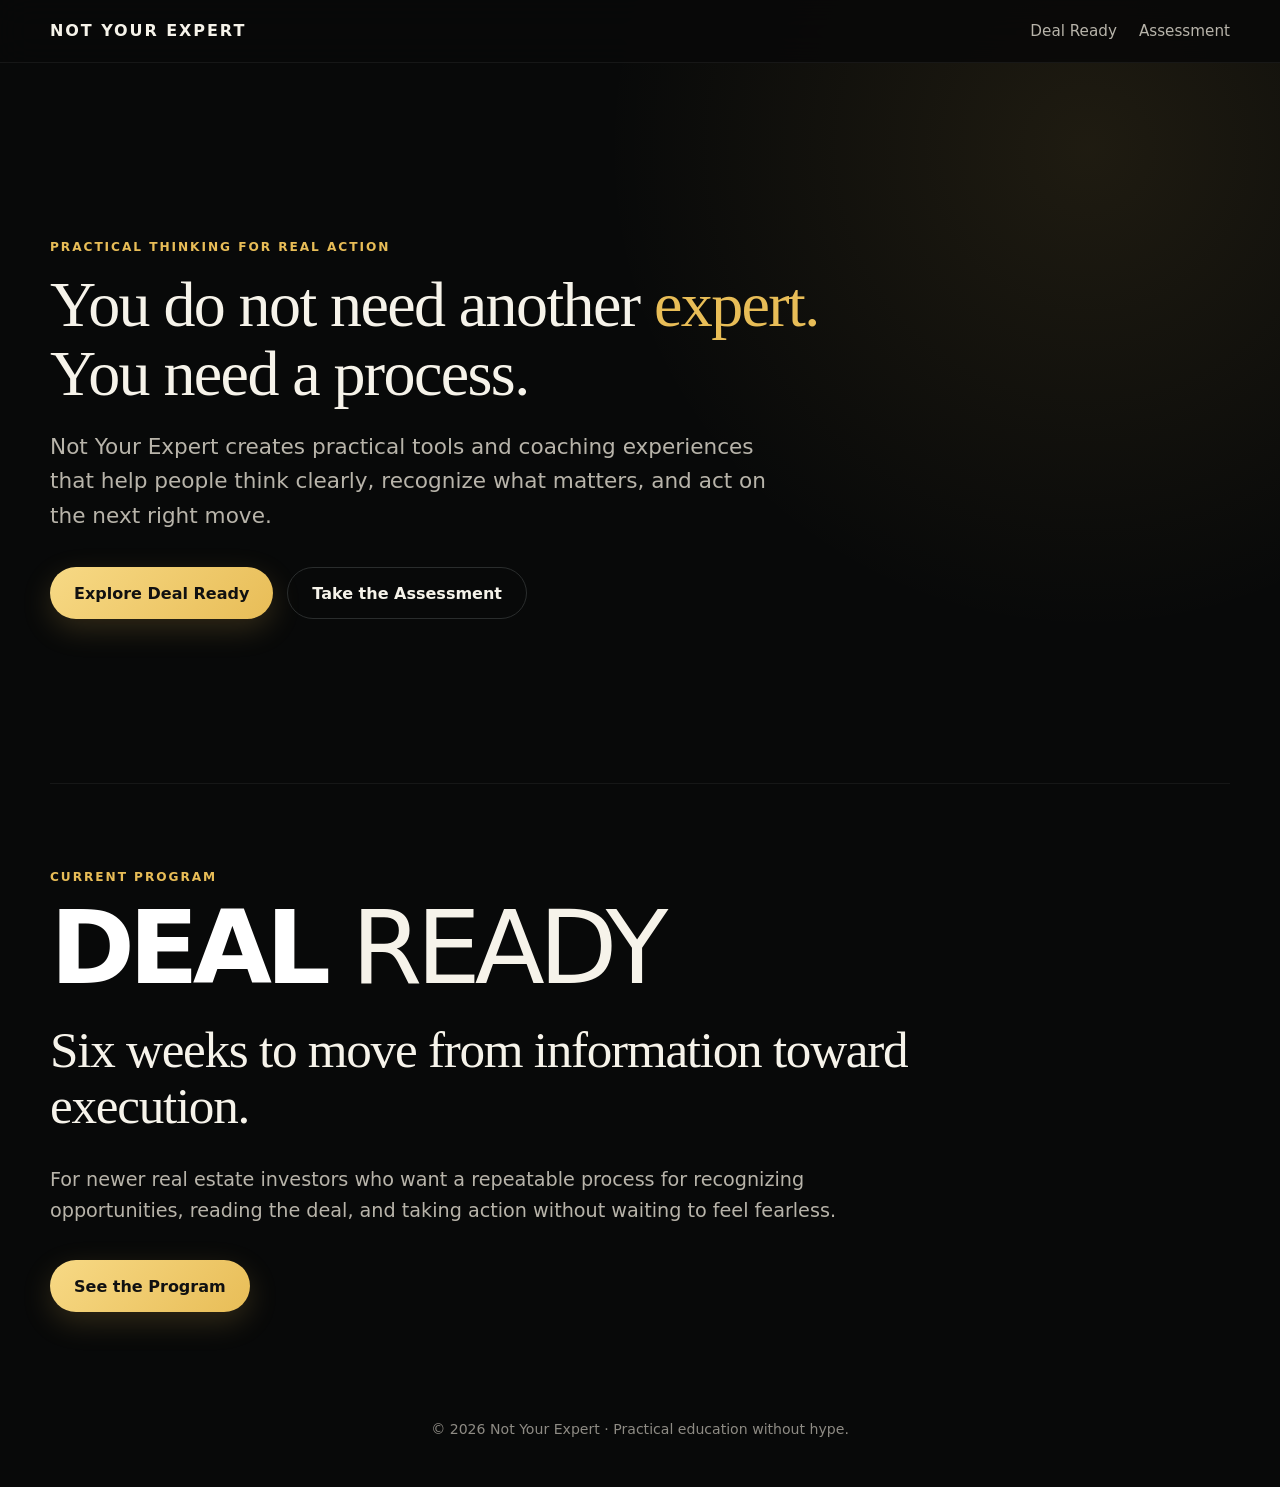
<file: index.html>
<!doctype html><html lang="en"><head><meta charset="utf-8"><meta name="viewport" content="width=device-width,initial-scale=1"><title>Not Your Expert</title><meta name="description" content="Practical tools, coaching, and systems for people ready to move from information to execution."><link rel="stylesheet" href="assets/styles.css"></head><body><header class="site-header"><a class="brand" href="./">NOT YOUR EXPERT</a><nav><a href="dealready/">Deal Ready</a><a href="dealready/assessment/">Assessment</a></nav></header><main><section class="hero home-hero"><div class="home-copy"><p class="eyebrow">Practical thinking for real action</p><h1 class="home-title">You do not need another <span class="gold">expert.</span><br>You need a process.</h1><p class="lead">Not Your Expert creates practical tools and coaching experiences that help people think clearly, recognize what matters, and act on the next right move.</p><div class="actions"><a class="button" href="dealready/">Explore Deal Ready</a><a class="button secondary" href="dealready/assessment/">Take the Assessment</a></div></div></section><section class="section"><p class="eyebrow">Current program</p><div class="wordmark"><strong>DEAL</strong> READY</div><h2>Six weeks to move from information toward execution.</h2><p class="section-intro">For newer real estate investors who want a repeatable process for recognizing opportunities, reading the deal, and taking action without waiting to feel fearless.</p><div class="actions"><a class="button" href="dealready/">See the Program</a></div></section></main><footer>© 2026 Not Your Expert · Practical education without hype.</footer></body></html>
</file>
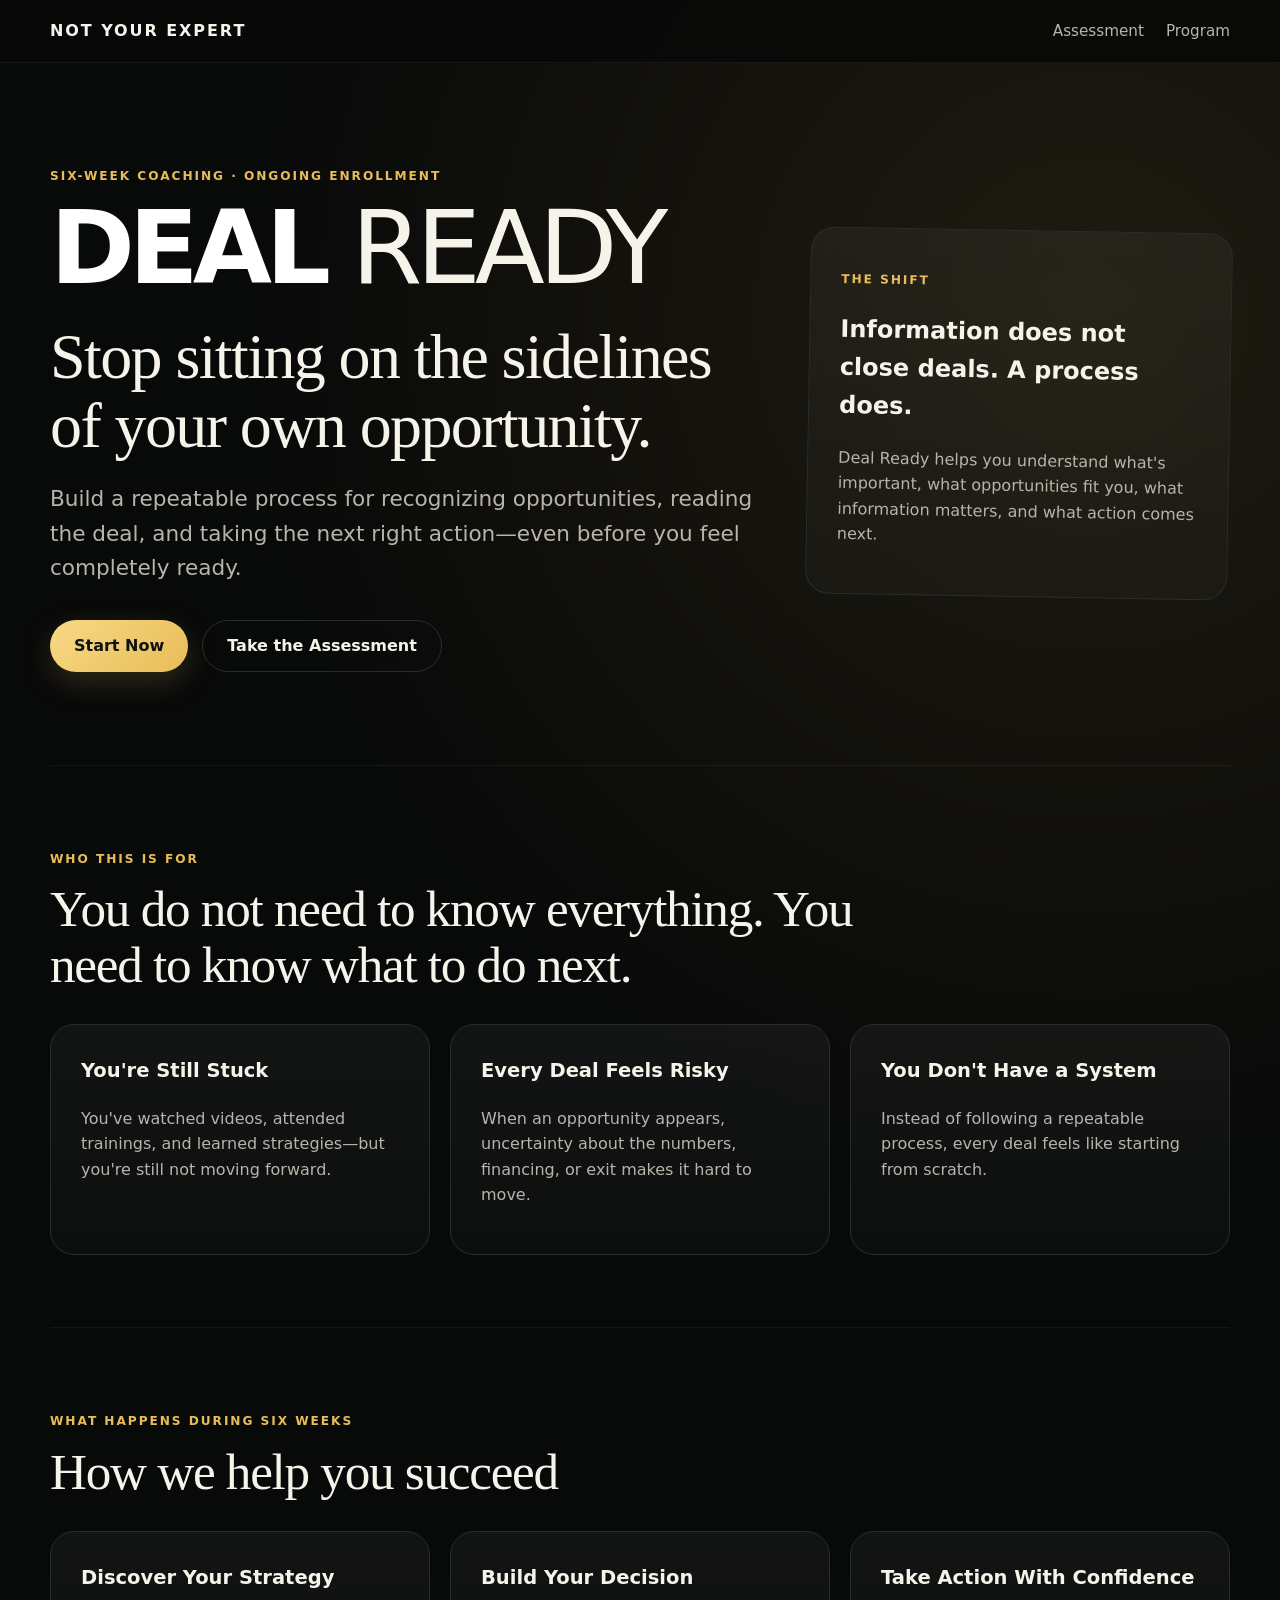
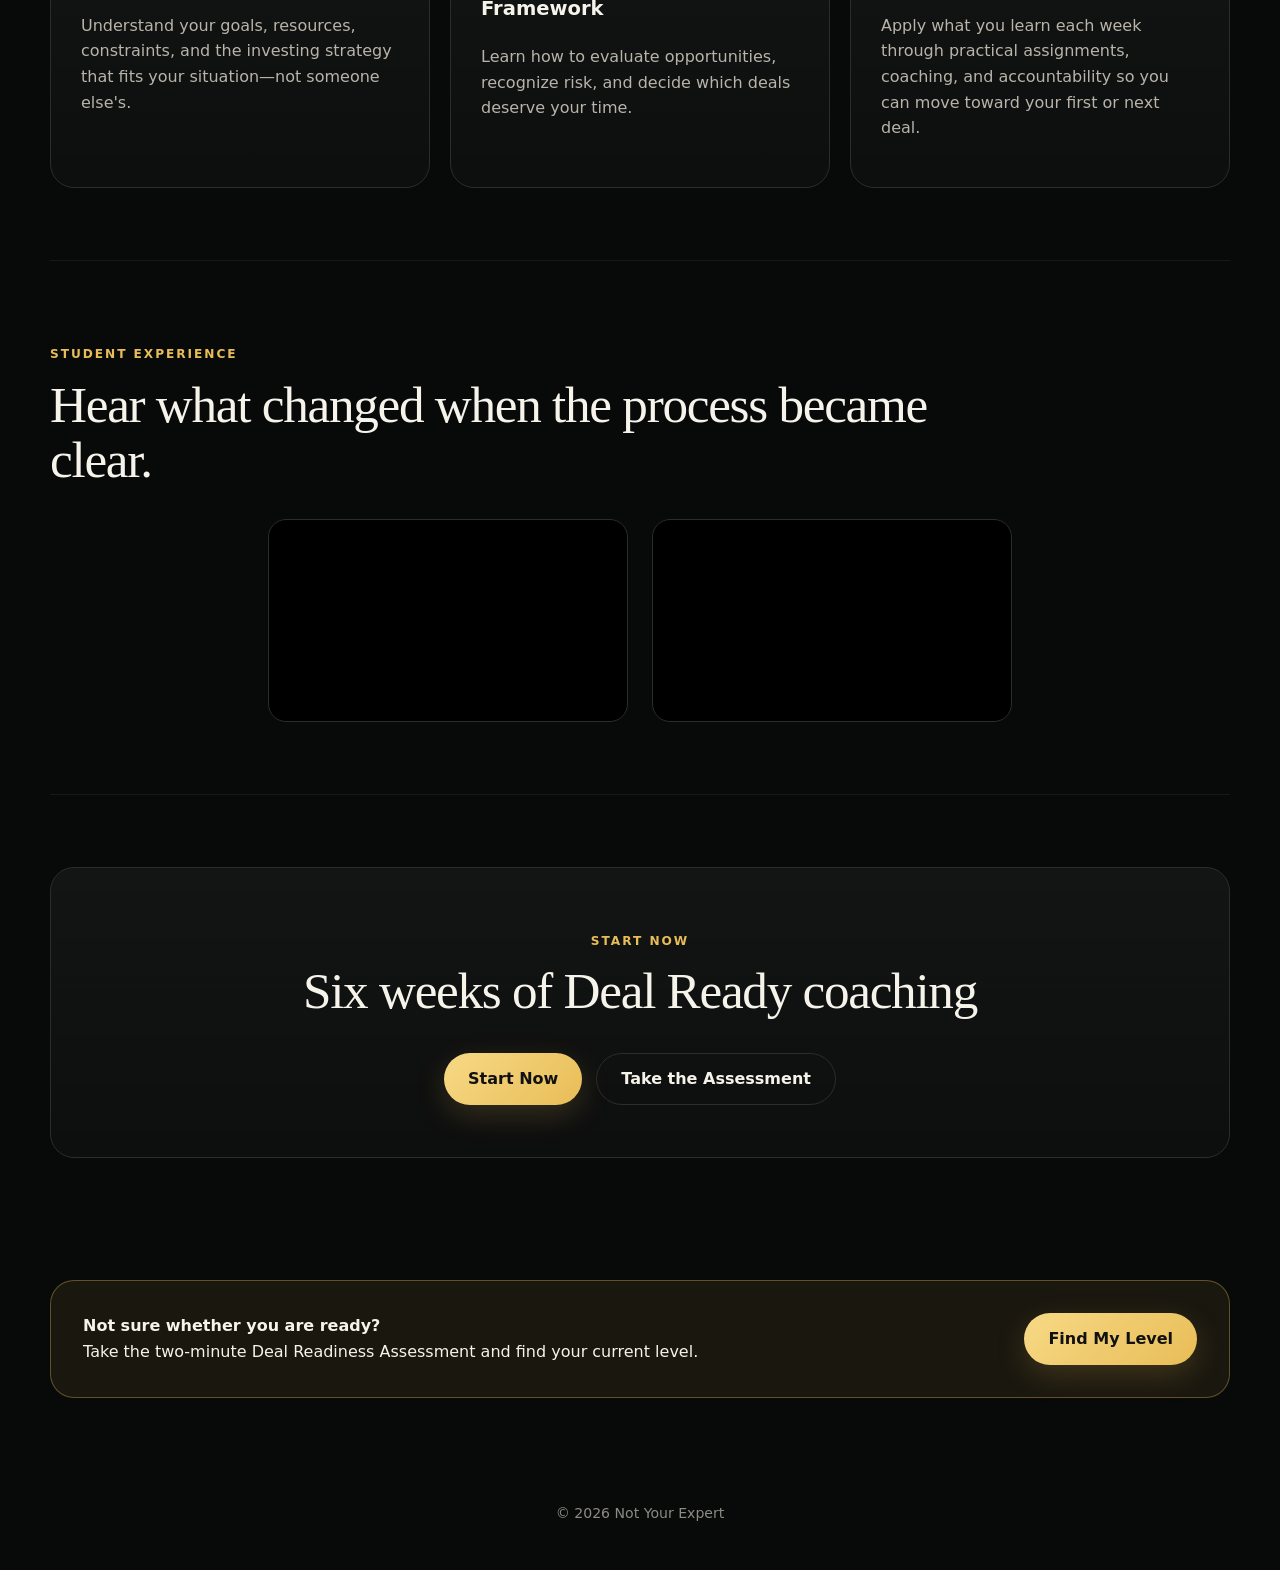
<file: dealready/index.html>
<!doctype html><html lang="en"><head><meta charset="utf-8"><meta name="viewport" content="width=device-width,initial-scale=1"><title>Deal Ready | Six-Week Real Estate Coaching</title><style>:root{--bg:#080909;--panel:#111313;--panel2:#171919;--text:#f6f3ea;--muted:#b8b4aa;--gold:#e8bd57;--gold2:#f7d985;--line:#2a2d2d;--max:1180px}*{box-sizing:border-box}html{scroll-behavior:smooth}body{margin:0;background:radial-gradient(circle at 85% 10%,rgba(232,189,87,.10),transparent 28%),var(--bg);color:var(--text);font-family:Inter,ui-sans-serif,system-ui,-apple-system,BlinkMacSystemFont,"Segoe UI",sans-serif;line-height:1.6}a{color:inherit;text-decoration:none}.site-header{position:sticky;top:0;z-index:20;display:flex;justify-content:space-between;align-items:center;padding:18px max(24px,calc((100vw - var(--max))/2));background:rgba(8,9,9,.88);backdrop-filter:blur(16px);border-bottom:1px solid rgba(255,255,255,.06)}.brand{font-weight:800;letter-spacing:.12em}.site-header nav{display:flex;gap:22px;font-size:.95rem;color:var(--muted)}.hero,.section,.cta-band{width:min(var(--max),calc(100% - 40px));margin:auto}.hero{min-height:78vh;display:grid;grid-template-columns:1.25fr .75fr;gap:54px;align-items:center;padding:84px 0}.hero-copy{max-width:760px}.eyebrow{text-transform:uppercase;letter-spacing:.16em;font-size:.76rem;font-weight:800;color:var(--gold)}.wordmark{font-size:clamp(3.5rem,8vw,7rem);line-height:.9;font-weight:300;letter-spacing:-.06em;margin:15px 0 28px}.wordmark strong{font-weight:900;color:#fff}.hero h1,.section h2,.price-card h2{font-family:Georgia,"Times New Roman",serif;font-weight:500;line-height:1.08;letter-spacing:-.025em}.hero h1{font-size:clamp(2.4rem,5vw,4.6rem);margin:0 0 22px}.lead{font-size:clamp(1.05rem,2vw,1.35rem);color:var(--muted);max-width:720px}.actions{display:flex;flex-wrap:wrap;gap:14px;margin-top:34px}.button{display:inline-flex;justify-content:center;align-items:center;min-height:52px;padding:0 24px;border-radius:999px;background:linear-gradient(135deg,var(--gold2),var(--gold));color:#111;font-weight:850;box-shadow:0 10px 30px rgba(232,189,87,.18);transition:.2s ease;border:0;cursor:pointer}.button:hover{transform:translateY(-2px)}.button.secondary{background:transparent;color:var(--text);border:1px solid var(--line);box-shadow:none}.hero-card,.card,.price-card{background:linear-gradient(180deg,rgba(255,255,255,.045),rgba(255,255,255,.018));border:1px solid var(--line);border-radius:24px;padding:30px}.hero-card{transform:rotate(1deg)}.section{padding:72px 0;border-top:1px solid rgba(255,255,255,.055)}.section h2{font-size:clamp(2.1rem,4vw,3.8rem);max-width:900px;margin:8px 0 32px}.grid-3{display:grid;gap:20px;grid-template-columns:repeat(3,minmax(0,1fr))}.card h3{margin-top:0;font-size:1.22rem}.card p,.muted{color:var(--muted)}.testimonial-grid{display:grid;grid-template-columns:repeat(2,minmax(0,360px));justify-content:center;gap:24px}.video-shell{aspect-ratio:16/9;border:1px solid var(--line);border-radius:18px;overflow:hidden;background:#000;width:100%;max-width:360px}.video-shell iframe{width:100%;height:100%;border:0}.price-card{text-align:center;padding:52px}.price-card h2{max-width:none;margin-left:auto;margin-right:auto}.cta-band{margin-top:50px;margin-bottom:70px;padding:32px;border:1px solid rgba(232,189,87,.35);background:rgba(232,189,87,.08);border-radius:24px;display:flex;justify-content:space-between;align-items:center;gap:24px}footer{padding:34px 20px 46px;text-align:center;color:#8e8b84;font-size:.88rem}@media(max-width:850px){.hero{grid-template-columns:1fr;min-height:auto;padding:58px 0}.grid-3,.testimonial-grid{grid-template-columns:1fr}.testimonial-grid{justify-items:center}.site-header nav{display:none}.cta-band{flex-direction:column;align-items:flex-start}.wordmark{font-size:clamp(3.1rem,18vw,5.5rem)}.section{padding:54px 0}.hero-card{transform:none}.price-card{padding:34px 20px}}</style></head><body><header class="site-header"><a class="brand" href="#">NOT YOUR EXPERT</a><nav><a href="assessment/">Assessment</a><a href="#program">Program</a></nav></header><main><section class="hero"><div class="hero-copy"><p class="eyebrow">Six-week coaching · Ongoing enrollment</p><div class="wordmark"><strong>DEAL</strong> READY</div><h1>Stop sitting on the sidelines of your own opportunity.</h1><p class="lead">Build a repeatable process for recognizing opportunities, reading the deal, and taking the next right action—even before you feel completely ready.</p><div class="actions"><a class="button" href="https://buy.stripe.com/fZu7sLgvD3mzgI7e4b6kg01">Start Now</a><a class="button secondary" href="assessment/">Take the Assessment</a></div></div><div class="hero-card"><p class="eyebrow">The shift</p><h2>Information does not close deals. A process does.</h2><p class="muted">Deal Ready helps you understand what's important, what opportunities fit you, what information matters, and what action comes next.</p></div></section><section class="section"><p class="eyebrow">Who this is for</p><h2>You do not need to know everything. You need to know what to do next.</h2><div class="grid-3"><article class="card"><h3>You're Still Stuck</h3><p>You've watched videos, attended trainings, and learned strategies—but you're still not moving forward.</p></article><article class="card"><h3>Every Deal Feels Risky</h3><p>When an opportunity appears, uncertainty about the numbers, financing, or exit makes it hard to move.</p></article><article class="card"><h3>You Don't Have a System</h3><p>Instead of following a repeatable process, every deal feels like starting from scratch.</p></article></div></section><section class="section" id="program"><p class="eyebrow">What happens during six weeks</p><h2>How we help you succeed</h2><div class="grid-3"><div class="card"><h3>Discover Your Strategy</h3><p>Understand your goals, resources, constraints, and the investing strategy that fits your situation—not someone else's.</p></div><div class="card"><h3>Build Your Decision Framework</h3><p>Learn how to evaluate opportunities, recognize risk, and decide which deals deserve your time.</p></div><div class="card"><h3>Take Action With Confidence</h3><p>Apply what you learn each week through practical assignments, coaching, and accountability so you can move toward your first or next deal.</p></div></div></section><section class="section"><p class="eyebrow">Student experience</p><h2>Hear what changed when the process became clear.</h2><div class="testimonial-grid"><div class="video-shell"><iframe src="https://drive.google.com/file/d/1JSGmPVJ9gDQK_OBrcCaFklyM4ANu9c1b/preview" title="Deal Ready student testimonial one" allow="autoplay; fullscreen" allowfullscreen></iframe></div><div class="video-shell"><iframe src="https://drive.google.com/file/d/1aFtsf7KDnCDGFDRwFRc9nBEP_33HVpbQ/preview" title="Deal Ready student testimonial two" allow="autoplay; fullscreen" allowfullscreen></iframe></div></div></section><section class="section"><div class="price-card"><p class="eyebrow">Start now</p><h2>Six weeks of Deal Ready coaching</h2><div class="actions" style="justify-content:center"><a class="button" href="https://buy.stripe.com/fZu7sLgvD3mzgI7e4b6kg01">Start Now</a><a class="button secondary" href="assessment/">Take the Assessment</a></div></div></section><section class="cta-band"><div><strong>Not sure whether you are ready?</strong><br>Take the two-minute Deal Readiness Assessment and find your current level.</div><a class="button" href="assessment/">Find My Level</a></section></main><footer>© 2026 Not Your Expert</footer></body></html>
</file>
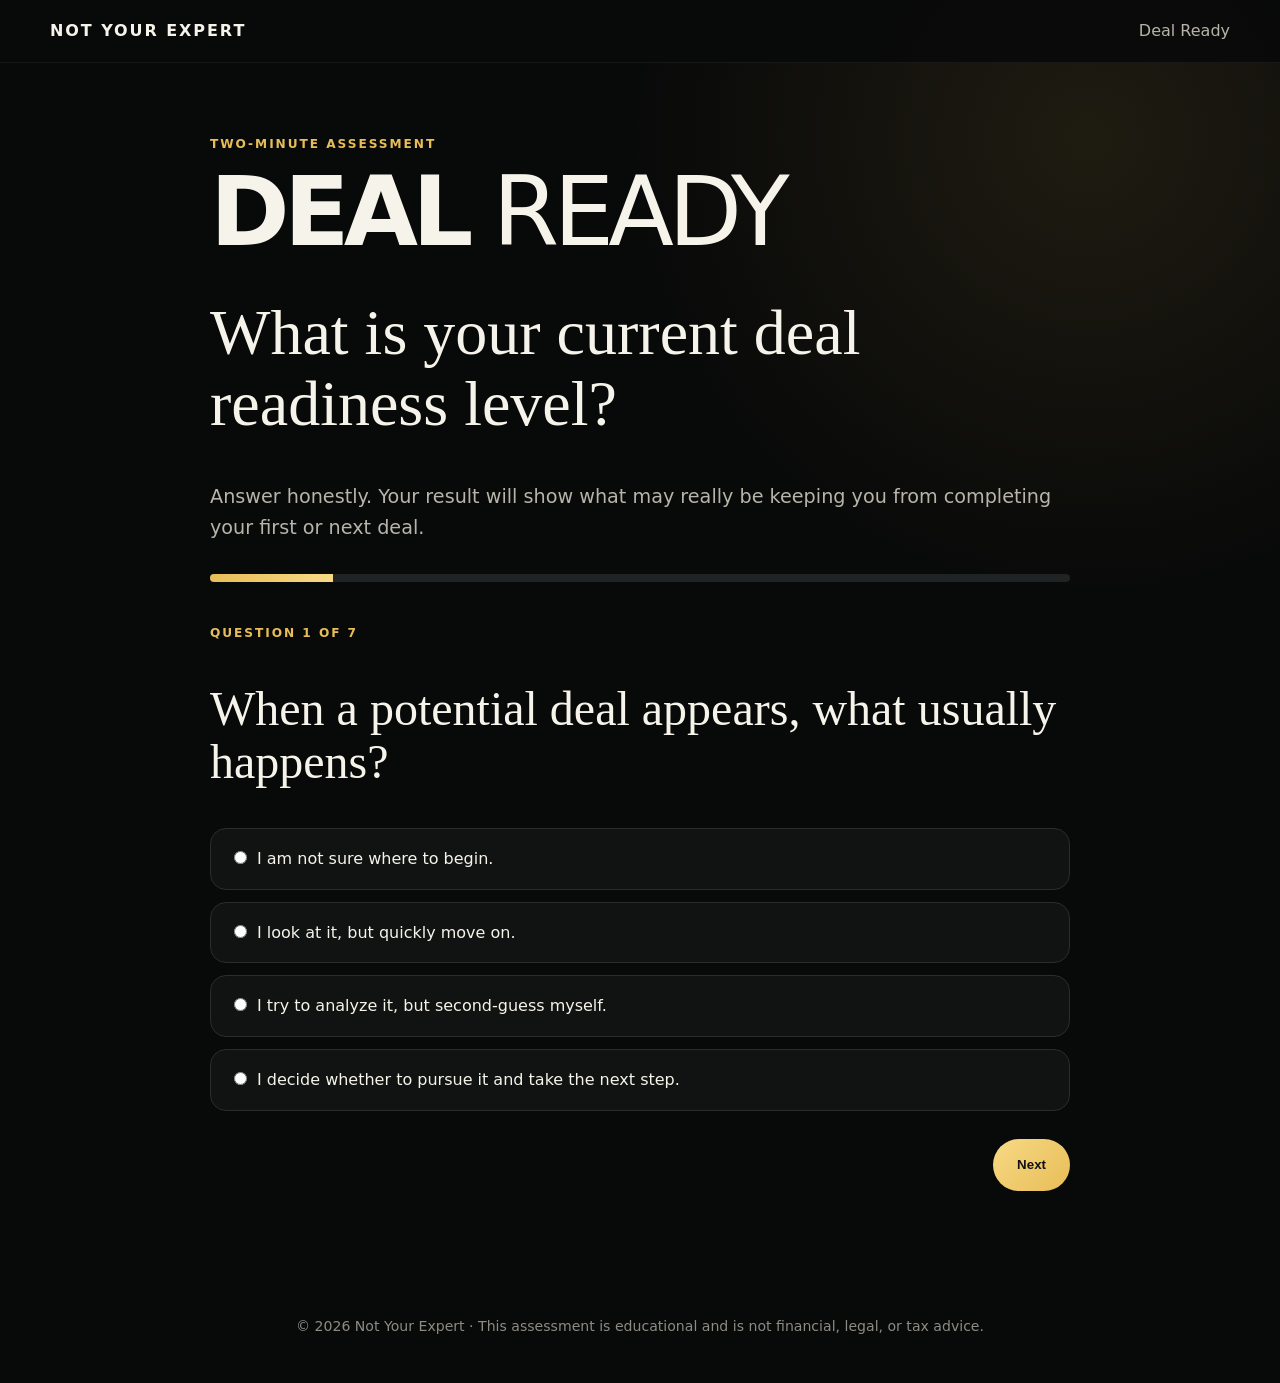
<file: dealready/assessment/index.html>
<!doctype html><html lang="en"><head><meta charset="utf-8"><meta name="viewport" content="width=device-width,initial-scale=1"><title>Deal Readiness Assessment</title><meta name="description" content="Find your current deal readiness level in about two minutes."><style>:root{--bg:#080909;--panel:#111313;--text:#f6f3ea;--muted:#b8b4aa;--gold:#e8bd57;--gold2:#f7d985;--line:#2a2d2d;--max:860px}*{box-sizing:border-box}body{margin:0;background:radial-gradient(circle at 85% 10%,rgba(232,189,87,.10),transparent 28%),var(--bg);color:var(--text);font-family:Inter,ui-sans-serif,system-ui,-apple-system,BlinkMacSystemFont,"Segoe UI",sans-serif;line-height:1.6}a{color:inherit;text-decoration:none}.site-header{display:flex;justify-content:space-between;align-items:center;padding:18px max(24px,calc((100vw - 1180px)/2));background:rgba(8,9,9,.92);border-bottom:1px solid rgba(255,255,255,.06)}.brand{font-weight:800;letter-spacing:.12em}.site-header nav{display:flex;gap:20px;color:var(--muted)}.assessment-wrap{width:min(var(--max),calc(100% - 40px));margin:auto;padding:60px 0 90px}.eyebrow{text-transform:uppercase;letter-spacing:.16em;font-size:.76rem;font-weight:800;color:var(--gold)}.wordmark{font-size:clamp(3rem,8vw,6rem);line-height:.9;font-weight:300;letter-spacing:-.06em;margin:15px 0 24px}.wordmark strong{font-weight:900}.lead{font-size:1.2rem;color:var(--muted)}h1,h2{font-family:Georgia,"Times New Roman",serif;line-height:1.1;font-weight:500}h1{font-size:clamp(2.4rem,5vw,4.3rem)}.progress{height:8px;background:#202323;border-radius:999px;overflow:hidden;margin:30px 0 42px}.progress>div{height:100%;width:0;background:linear-gradient(90deg,var(--gold),var(--gold2));transition:width .25s}.question{display:none}.question.active{display:block}.question h2{font-size:clamp(2rem,4vw,3rem)}.answers{display:grid;gap:12px;margin:28px 0}.answer{display:block;border:1px solid var(--line);border-radius:16px;padding:17px 18px;cursor:pointer;background:var(--panel)}.answer:hover,.answer:has(input:checked){border-color:var(--gold);background:rgba(232,189,87,.09)}.answer input{margin-right:10px}.assessment-controls,.actions{display:flex;justify-content:space-between;gap:14px;flex-wrap:wrap}.button{display:inline-flex;justify-content:center;align-items:center;min-height:52px;padding:0 24px;border-radius:999px;background:linear-gradient(135deg,var(--gold2),var(--gold));color:#111;font-weight:850;border:0;cursor:pointer}.button.secondary{background:transparent;color:var(--text);border:1px solid var(--line)}.hidden{display:none!important}.result-card{background:linear-gradient(180deg,rgba(255,255,255,.045),rgba(255,255,255,.018));border:1px solid var(--line);border-radius:24px;padding:32px}.result-label{font-size:clamp(3rem,8vw,6rem);font-weight:900;color:var(--gold);letter-spacing:-.06em;line-height:1}footer{padding:34px 20px 46px;text-align:center;color:#8e8b84;font-size:.88rem}</style></head><body><header class="site-header"><a class="brand" href="../">NOT YOUR EXPERT</a><nav><a href="../">Deal Ready</a></nav></header><main class="assessment-wrap"><p class="eyebrow">Two-minute assessment</p><div class="wordmark"><strong>DEAL</strong> READY</div><h1>What is your current deal readiness level?</h1><p class="lead">Answer honestly. Your result will show what may really be keeping you from completing your first or next deal.</p><div class="progress"><div id="progressBar"></div></div><form id="assessmentForm"></form><section id="result" class="result-card hidden"><p class="eyebrow">Your current level</p><div id="resultLabel" class="result-label"></div><h2 id="resultTitle"></h2><p id="resultText" class="lead"></p><p><strong>Your next move:</strong> <span id="nextMove"></span></p><div class="actions"><a class="button" href="../">See How Deal Ready Helps</a><button class="button secondary" id="restart" type="button">Retake Assessment</button></div></section></main><footer>© 2026 Not Your Expert · This assessment is educational and is not financial, legal, or tax advice.</footer><script>const questions=[{q:'When a potential deal appears, what usually happens?',a:[['I am not sure where to begin.',0],['I look at it, but quickly move on.',1],['I try to analyze it, but second-guess myself.',2],['I decide whether to pursue it and take the next step.',3]]},{q:'Which thought slows you down the most?',a:[['I do not have enough money.',1],['I do not have enough time.',1],['I do not know enough yet.',1],['I know enough to take the next step.',3]]},{q:'What worries you most about completing your first or next deal?',a:[['Losing money.',1],['Missing something important.',1],['Making a decision I cannot undo.',1],['Waiting too long and missing the opportunity.',2]]},{q:'When you get stuck on a real estate opportunity, what do you usually do?',a:[['Stop because I do not know what to do next.',0],['Keep researching instead of making a decision.',1],['Ask someone for help, but still hesitate.',2],['Get the answer I need and keep moving.',3]]},{q:'How far have you gone toward completing a real estate deal?',a:[['I have mostly watched, read, or learned.',0],['I have searched for properties or spoken with people about opportunities.',1],['I have analyzed a real property or discussed possible terms.',2],['I have made an offer, negotiated, or completed a deal.',3]]},{q:'What would give you confidence to complete your first or next deal?',a:[['More money.',1],['More time.',1],['More knowledge.',1],['A clear process and trusted guidance when I need it.',3]]},{q:'Which statement best describes where you are in real estate investing today?',a:[['I want to invest, but I have not chosen a clear path.',0],['I am searching for properties or opportunities, but I have not moved forward with one.',1],['I have reviewed real opportunities, but I hesitate when it is time to decide or act.',2],['I am making offers, negotiating, or completing deals and want to become more consistent.',3]]}];let current=0,scores=[];const form=document.getElementById('assessmentForm'),bar=document.getElementById('progressBar'),result=document.getElementById('result');function render(){form.innerHTML='';questions.forEach((item,i)=>{const section=document.createElement('section');section.className='question'+(i===current?' active':'');section.innerHTML=`<p class="eyebrow">Question ${i+1} of ${questions.length}</p><h2>${item.q}</h2><div class="answers">${item.a.map(x=>`<label class="answer"><input type="radio" name="q${i}" value="${x[1]}" ${scores[i]===x[1]?'checked':''}>${x[0]}</label>`).join('')}</div><div class="assessment-controls">${i?'<button type="button" class="button secondary" data-back>Back</button>':'<span></span>'}<button type="button" class="button" data-next>${i===questions.length-1?'See My Result':'Next'}</button></div>`;form.appendChild(section)});bar.style.width=`${((current+1)/questions.length)*100}%`;bind()}function bind(){const active=form.querySelector('.question.active');active.querySelector('[data-back]')?.addEventListener('click',()=>{current--;render()});active.querySelector('[data-next]')?.addEventListener('click',()=>{const chosen=active.querySelector(`input[name="q${current}"]:checked`);if(!chosen){alert('Choose the answer that best fits you.');return}scores[current]=Number(chosen.value);if(current<questions.length-1){current++;render()}else showResult()})}function showResult(){const total=scores.reduce((a,b)=>a+b,0);let r;if(total<=5)r=['OBSERVER','You are interested, but your path is not yet clear.','Most of your real estate activity is still centered on learning and watching. The next step is not more random information. It is choosing a direction and beginning to engage with real opportunities.','Choose a clear path and take one concrete step toward a real opportunity.'];else if(total<=10)r=['HUNTER','You are looking, but you have not fully moved forward.','You are taking more action than an observer, but your search may still lack the clarity or confidence needed to pursue an opportunity.','Create a focused search process and begin moving real opportunities toward a decision.'];else if(total<=15)r=['EVALUATOR','You are reviewing opportunities, but hesitation appears when it is time to decide.','You have moved beyond simply observing and searching. Your challenge is evaluating what is in front of you with enough clarity to act instead of repeatedly second-guessing yourself.','Use a repeatable decision process to determine which opportunities to pursue and which to leave behind.'];else r=['DOER','You are taking meaningful action. Consistency is now the test.','You are making decisions, pursuing opportunities, or completing deals. Your greatest gains will come from stronger consistency, accountability, and faster feedback.','Keep working the process, make offers, and shorten the time between question and decision.'];form.classList.add('hidden');bar.parentElement.classList.add('hidden');document.getElementById('resultLabel').textContent=r[0];document.getElementById('resultTitle').textContent=r[1];document.getElementById('resultText').textContent=r[2];document.getElementById('nextMove').textContent=r[3];result.classList.remove('hidden')}document.getElementById('restart').addEventListener('click',()=>{current=0;scores=[];result.classList.add('hidden');form.classList.remove('hidden');bar.parentElement.classList.remove('hidden');render()});render();</script></body></html>
</file>
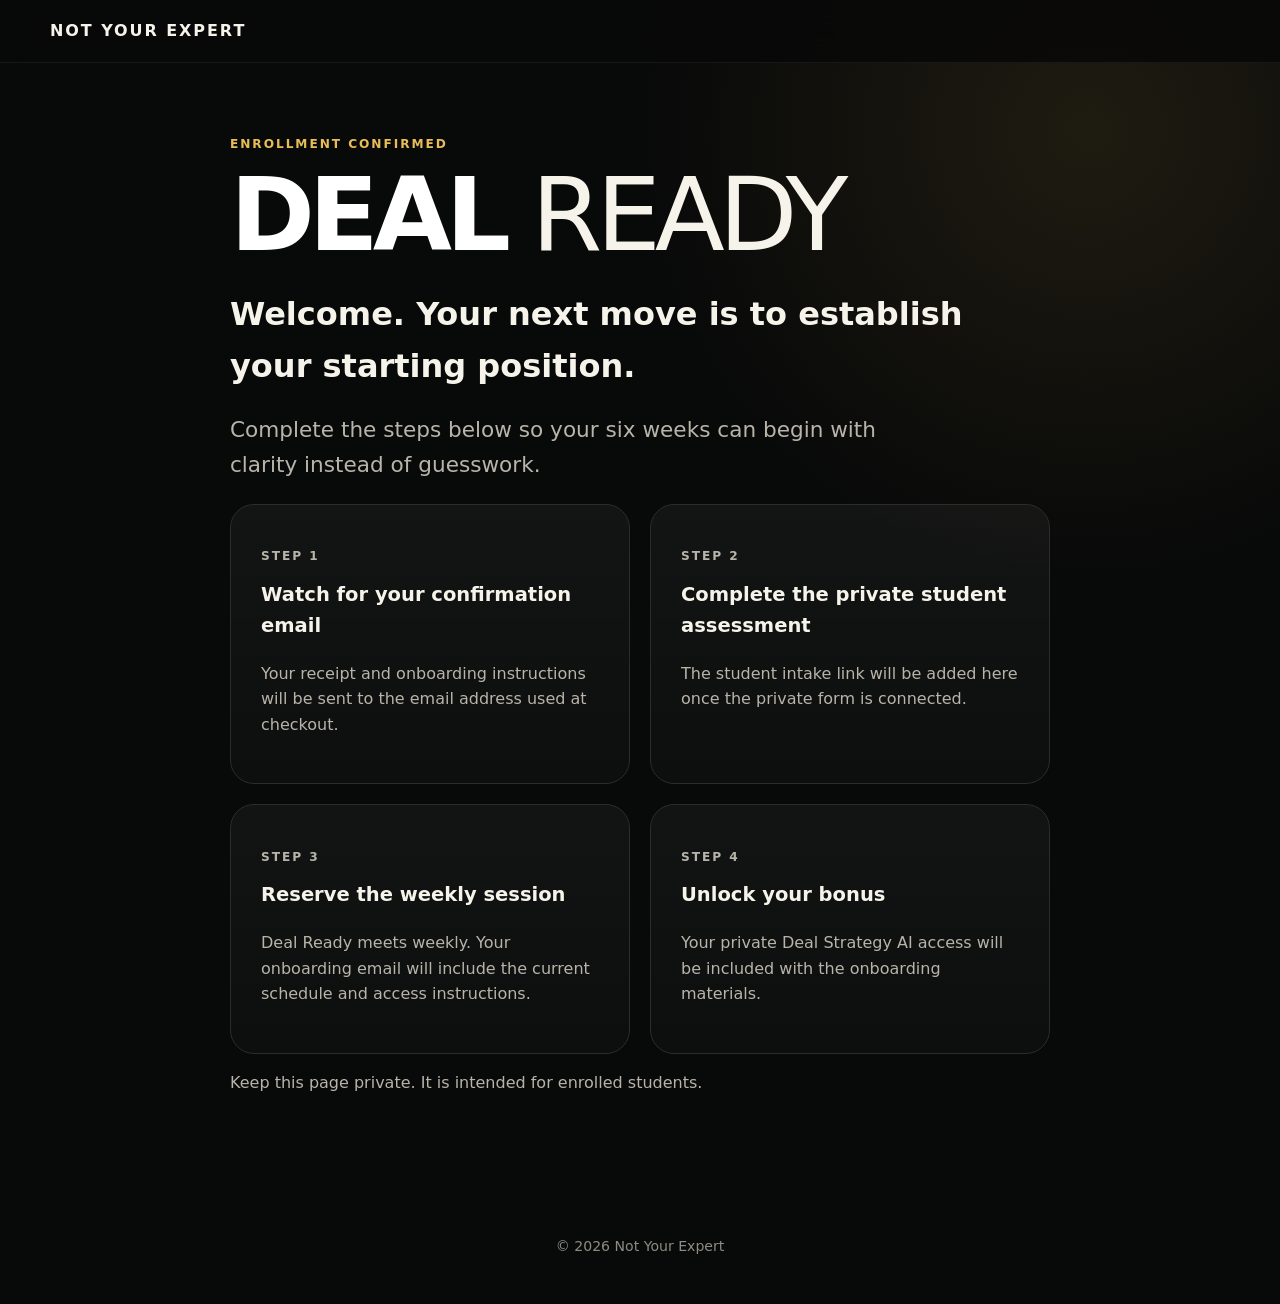
<file: dealready/welcome/index.html>
<!doctype html><html lang="en"><head><meta charset="utf-8"><meta name="viewport" content="width=device-width,initial-scale=1"><title>Welcome to Deal Ready</title><meta name="robots" content="noindex"><link rel="stylesheet" href="../../assets/styles.css"></head><body><header class="site-header"><a class="brand" href="../../">NOT YOUR EXPERT</a></header><main class="assessment-wrap"><p class="eyebrow">Enrollment confirmed</p><div class="wordmark"><strong>DEAL</strong> READY</div><h1>Welcome. Your next move is to establish your starting position.</h1><p class="lead">Complete the steps below so your six weeks can begin with clarity instead of guesswork.</p><div class="grid-2"><article class="card"><p class="eyebrow">Step 1</p><h3>Watch for your confirmation email</h3><p>Your receipt and onboarding instructions will be sent to the email address used at checkout.</p></article><article class="card"><p class="eyebrow">Step 2</p><h3>Complete the private student assessment</h3><p>The student intake link will be added here once the private form is connected.</p></article><article class="card"><p class="eyebrow">Step 3</p><h3>Reserve the weekly session</h3><p>Deal Ready meets weekly. Your onboarding email will include the current schedule and access instructions.</p></article><article class="card"><p class="eyebrow">Step 4</p><h3>Unlock your bonus</h3><p>Your private Deal Strategy AI access will be included with the onboarding materials.</p></article></div><p class="muted">Keep this page private. It is intended for enrolled students.</p></main><footer>© 2026 Not Your Expert</footer></body></html>
</file>
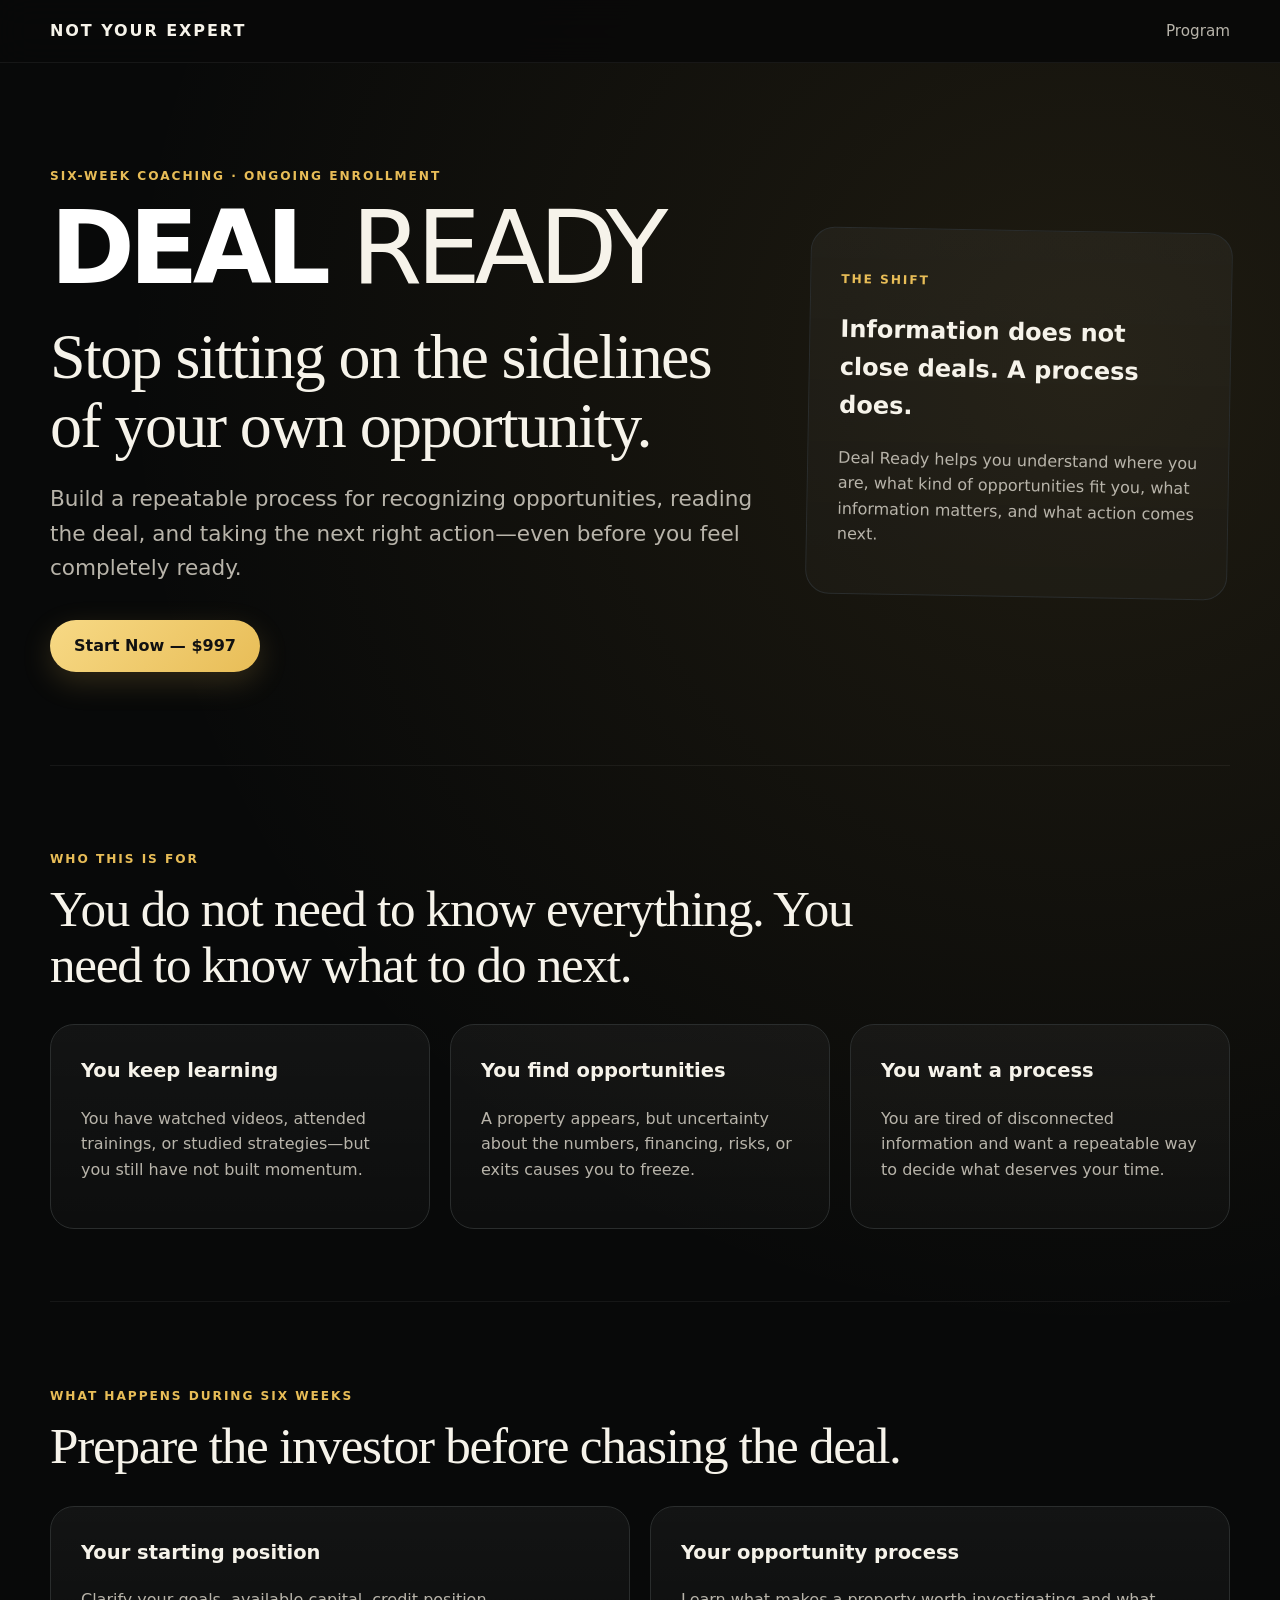
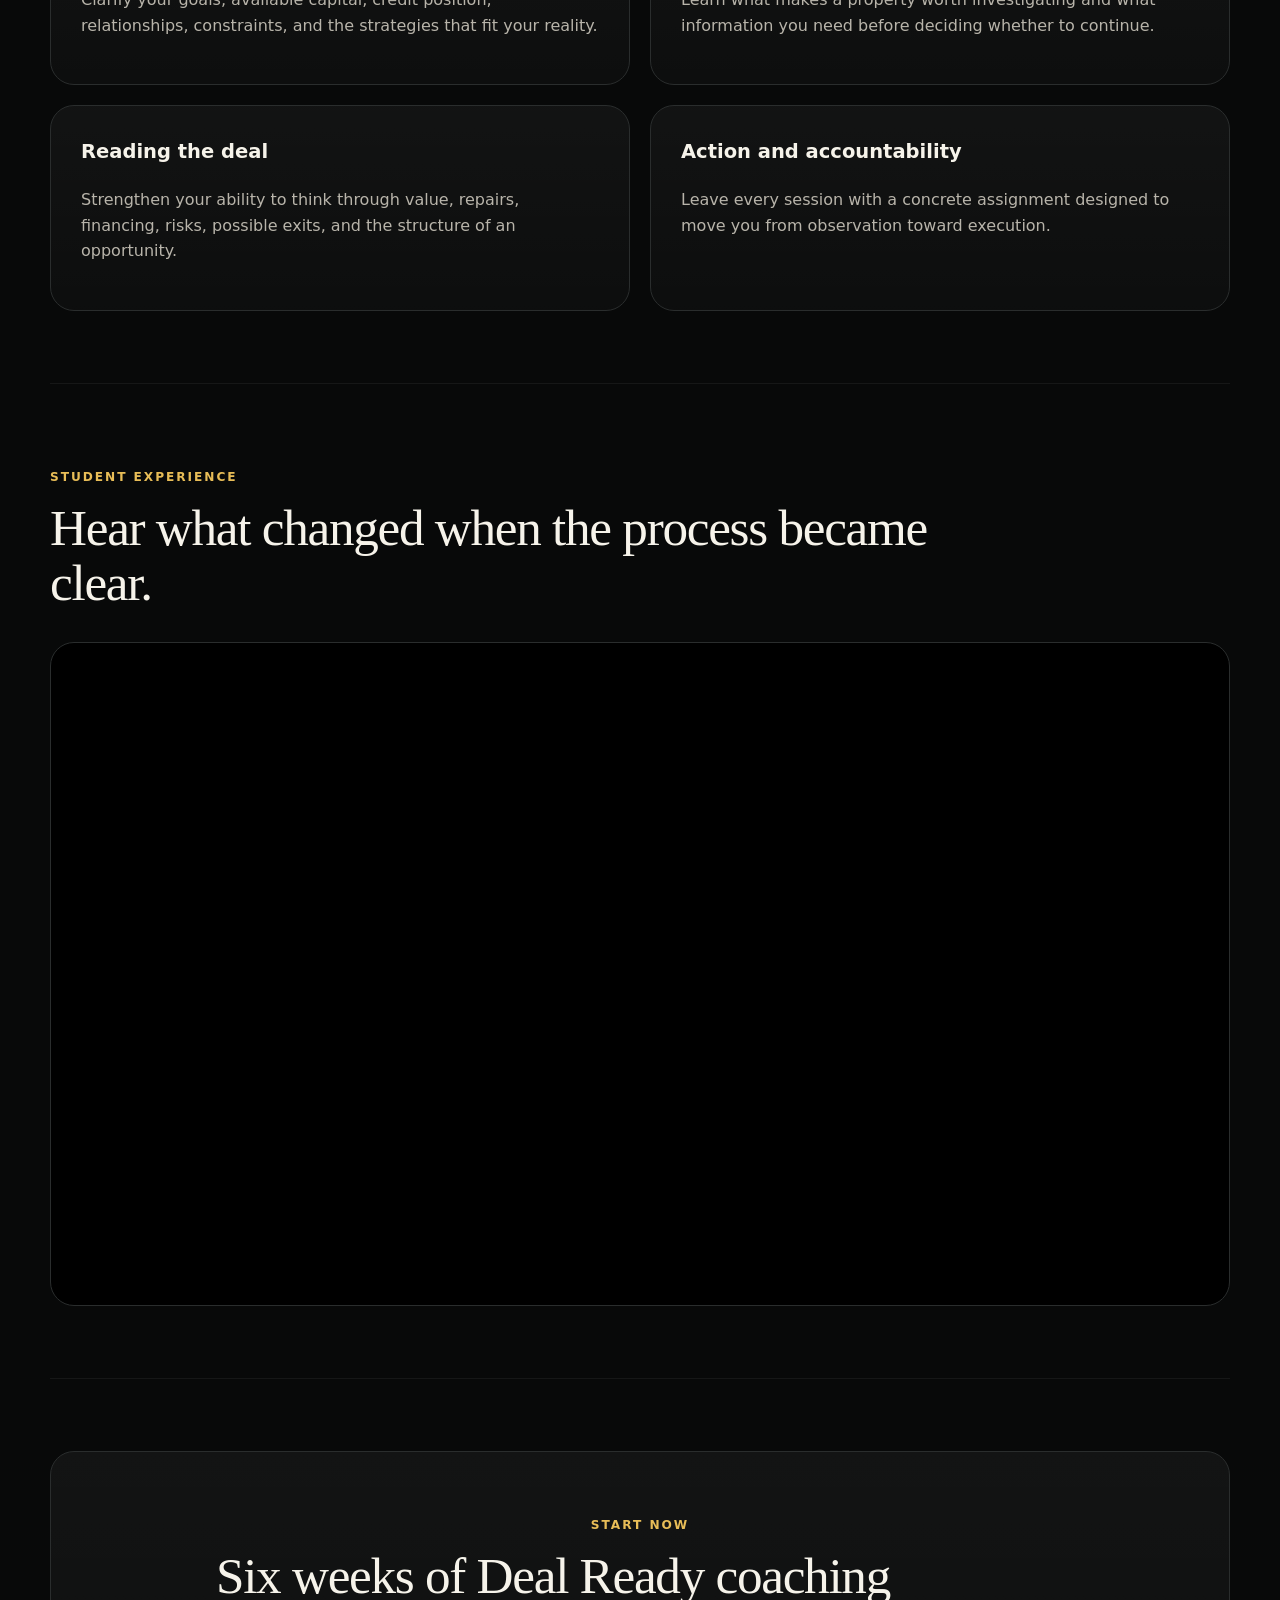
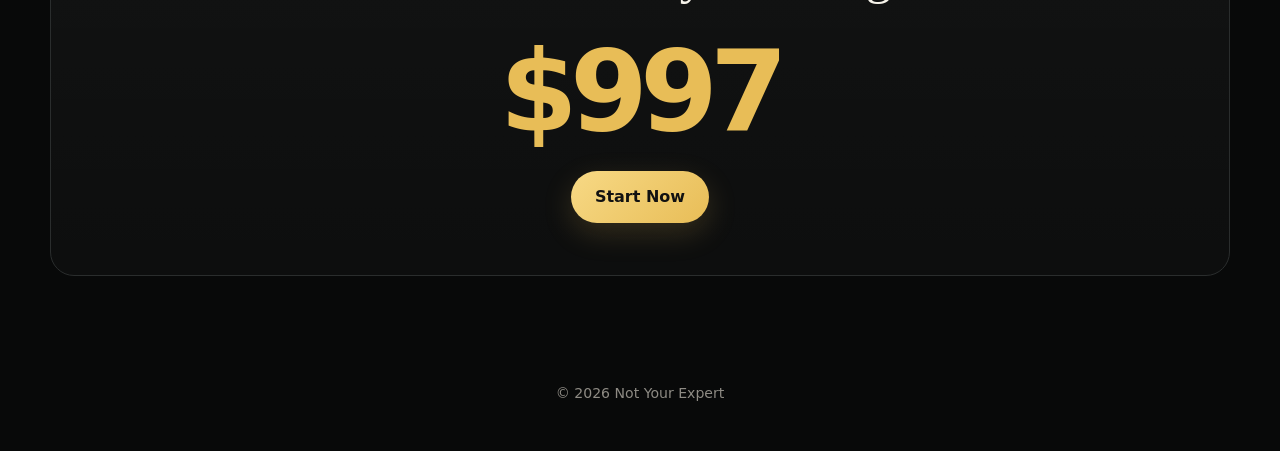
<file: dealready/preview.html>
<!doctype html><html lang="en"><head><meta charset="utf-8"><meta name="viewport" content="width=device-width,initial-scale=1"><title>Deal Ready Preview</title><style>:root{--bg:#080909;--panel:#111313;--panel2:#171919;--text:#f6f3ea;--muted:#b8b4aa;--gold:#e8bd57;--gold2:#f7d985;--line:#2a2d2d;--max:1180px}*{box-sizing:border-box}html{scroll-behavior:smooth}body{margin:0;background:radial-gradient(circle at 85% 10%,rgba(232,189,87,.10),transparent 28%),var(--bg);color:var(--text);font-family:Inter,ui-sans-serif,system-ui,-apple-system,BlinkMacSystemFont,"Segoe UI",sans-serif;line-height:1.6}a{color:inherit;text-decoration:none}.site-header{position:sticky;top:0;z-index:20;display:flex;justify-content:space-between;align-items:center;padding:18px max(24px,calc((100vw - var(--max))/2));background:rgba(8,9,9,.88);backdrop-filter:blur(16px);border-bottom:1px solid rgba(255,255,255,.06)}.brand{font-weight:800;letter-spacing:.12em}.site-header nav{display:flex;gap:22px;font-size:.95rem;color:var(--muted)}.hero,.section,.cta-band{width:min(var(--max),calc(100% - 40px));margin:auto}.hero{min-height:78vh;display:grid;grid-template-columns:1.25fr .75fr;gap:54px;align-items:center;padding:84px 0}.hero-copy{max-width:760px}.eyebrow{text-transform:uppercase;letter-spacing:.16em;font-size:.76rem;font-weight:800;color:var(--gold)}.wordmark{font-size:clamp(3.5rem,8vw,7rem);line-height:.9;font-weight:300;letter-spacing:-.06em;margin:15px 0 28px}.wordmark strong{font-weight:900;color:#fff}.hero h1,.section h2,.price-card h2{font-family:Georgia,"Times New Roman",serif;font-weight:500;line-height:1.08;letter-spacing:-.025em}.hero h1{font-size:clamp(2.4rem,5vw,4.6rem);margin:0 0 22px}.lead{font-size:clamp(1.05rem,2vw,1.35rem);color:var(--muted);max-width:720px}.actions{display:flex;flex-wrap:wrap;gap:14px;margin-top:34px}.button{display:inline-flex;justify-content:center;align-items:center;min-height:52px;padding:0 24px;border-radius:999px;background:linear-gradient(135deg,var(--gold2),var(--gold));color:#111;font-weight:850;box-shadow:0 10px 30px rgba(232,189,87,.18);transition:.2s ease;border:0;cursor:pointer}.button:hover{transform:translateY(-2px)}.button.secondary{background:transparent;color:var(--text);border:1px solid var(--line);box-shadow:none}.hero-card,.card,.price-card{background:linear-gradient(180deg,rgba(255,255,255,.045),rgba(255,255,255,.018));border:1px solid var(--line);border-radius:24px;padding:30px}.hero-card{transform:rotate(1deg)}.section{padding:72px 0;border-top:1px solid rgba(255,255,255,.055)}.section h2{font-size:clamp(2.1rem,4vw,3.8rem);max-width:900px;margin:8px 0 32px}.section-intro{max-width:820px;font-size:1.2rem;color:var(--muted)}.grid-2,.grid-3{display:grid;gap:20px}.grid-2{grid-template-columns:repeat(2,minmax(0,1fr))}.grid-3{grid-template-columns:repeat(3,minmax(0,1fr))}.card h3{margin-top:0;font-size:1.22rem}.card p,.muted{color:var(--muted)}.checklist{list-style:none;padding:0;margin:0;display:grid;gap:14px}.checklist li:before{content:"✓";color:var(--gold);font-weight:900;margin-right:12px}.video-shell{aspect-ratio:16/9;border:1px solid var(--line);border-radius:24px;overflow:hidden;background:#000}.video-shell iframe{width:100%;height:100%;border:0}.price-card{text-align:center;padding:52px}.price{font-size:clamp(4rem,9vw,7rem);font-weight:900;letter-spacing:-.07em;color:var(--gold);line-height:1;margin:24px 0}.cta-band{margin-top:50px;margin-bottom:70px;padding:32px;border:1px solid rgba(232,189,87,.35);background:rgba(232,189,87,.08);border-radius:24px;display:flex;justify-content:space-between;align-items:center;gap:24px}footer{padding:34px 20px 46px;text-align:center;color:#8e8b84;font-size:.88rem}@media(max-width:850px){.hero{grid-template-columns:1fr;min-height:auto;padding:58px 0}.grid-2,.grid-3{grid-template-columns:1fr}.site-header nav{display:none}.cta-band{flex-direction:column;align-items:flex-start}.wordmark{font-size:clamp(3.1rem,18vw,5.5rem)}.section{padding:54px 0}.hero-card{transform:none}.price-card{padding:34px 20px}}</style></head><body><header class="site-header"><a class="brand" href="#">NOT YOUR EXPERT</a><nav><a href="#program">Program</a></nav></header><main><section class="hero"><div class="hero-copy"><p class="eyebrow">Six-week coaching · Ongoing enrollment</p><div class="wordmark"><strong>DEAL</strong> READY</div><h1>Stop sitting on the sidelines of your own opportunity.</h1><p class="lead">Build a repeatable process for recognizing opportunities, reading the deal, and taking the next right action—even before you feel completely ready.</p><div class="actions"><a class="button" href="https://buy.stripe.com/fZu7sLgvD3mzgI7e4b6kg01">Start Now — $997</a></div></div><div class="hero-card"><p class="eyebrow">The shift</p><h2>Information does not close deals. A process does.</h2><p class="muted">Deal Ready helps you understand where you are, what kind of opportunities fit you, what information matters, and what action comes next.</p></div></section><section class="section"><p class="eyebrow">Who this is for</p><h2>You do not need to know everything. You need to know what to do next.</h2><div class="grid-3"><article class="card"><h3>You keep learning</h3><p>You have watched videos, attended trainings, or studied strategies—but you still have not built momentum.</p></article><article class="card"><h3>You find opportunities</h3><p>A property appears, but uncertainty about the numbers, financing, risks, or exits causes you to freeze.</p></article><article class="card"><h3>You want a process</h3><p>You are tired of disconnected information and want a repeatable way to decide what deserves your time.</p></article></div></section><section class="section" id="program"><p class="eyebrow">What happens during six weeks</p><h2>Prepare the investor before chasing the deal.</h2><div class="grid-2"><div class="card"><h3>Your starting position</h3><p>Clarify your goals, available capital, credit position, relationships, constraints, and the strategies that fit your reality.</p></div><div class="card"><h3>Your opportunity process</h3><p>Learn what makes a property worth investigating and what information you need before deciding whether to continue.</p></div><div class="card"><h3>Reading the deal</h3><p>Strengthen your ability to think through value, repairs, financing, risks, possible exits, and the structure of an opportunity.</p></div><div class="card"><h3>Action and accountability</h3><p>Leave every session with a concrete assignment designed to move you from observation toward execution.</p></div></div></section><section class="section"><p class="eyebrow">Student experience</p><h2>Hear what changed when the process became clear.</h2><div class="video-shell"><iframe src="https://drive.google.com/file/d/1JSGmPVJ9gDQK_OBrcCaFklyM4ANu9c1b/preview" title="Deal Ready student testimonial" allow="autoplay; fullscreen" allowfullscreen></iframe></div></section><section class="section"><div class="price-card"><p class="eyebrow">Start now</p><h2>Six weeks of Deal Ready coaching</h2><div class="price">$997</div><a class="button" href="https://buy.stripe.com/fZu7sLgvD3mzgI7e4b6kg01">Start Now</a></div></section></main><footer>© 2026 Not Your Expert</footer></body></html>
</file>
<file: assets/styles.css>
:root{--bg:#080909;--panel:#111313;--panel2:#171919;--text:#f6f3ea;--muted:#b8b4aa;--gold:#e8bd57;--gold2:#f7d985;--line:#2a2d2d;--max:1180px}*{box-sizing:border-box}html{scroll-behavior:smooth}body{margin:0;background:radial-gradient(circle at 85% 10%,rgba(232,189,87,.10),transparent 28%),var(--bg);color:var(--text);font-family:Inter,ui-sans-serif,system-ui,-apple-system,BlinkMacSystemFont,"Segoe UI",sans-serif;line-height:1.6}a{color:inherit;text-decoration:none}img{max-width:100%;display:block}.site-header{position:sticky;top:0;z-index:20;display:flex;justify-content:space-between;align-items:center;padding:18px max(24px,calc((100vw - var(--max))/2));background:rgba(8,9,9,.88);backdrop-filter:blur(16px);border-bottom:1px solid rgba(255,255,255,.06)}.brand{font-weight:800;letter-spacing:.12em}.site-header nav{display:flex;gap:22px;font-size:.95rem;color:var(--muted)}.hero,.section,.cta-band{width:min(var(--max),calc(100% - 40px));margin:auto}.hero{min-height:78vh;display:grid;grid-template-columns:1.25fr .75fr;gap:54px;align-items:center;padding:84px 0}.hero-copy{max-width:760px}.eyebrow{text-transform:uppercase;letter-spacing:.16em;font-size:.76rem;font-weight:800;color:var(--gold)}.wordmark{font-size:clamp(3.5rem,8vw,7rem);line-height:.9;font-weight:300;letter-spacing:-.06em;margin:15px 0 28px}.wordmark strong{font-weight:900;color:#fff}.hero h1,.section h2,.price-card h2{font-family:Georgia,"Times New Roman",serif;font-weight:500;line-height:1.08;letter-spacing:-.025em}.hero h1{font-size:clamp(2.4rem,5vw,4.6rem);margin:0 0 22px}.lead{font-size:clamp(1.05rem,2vw,1.35rem);color:var(--muted);max-width:720px}.actions{display:flex;flex-wrap:wrap;gap:14px;margin-top:34px}.button{display:inline-flex;justify-content:center;align-items:center;min-height:52px;padding:0 24px;border-radius:999px;background:linear-gradient(135deg,var(--gold2),var(--gold));color:#111;font-weight:850;box-shadow:0 10px 30px rgba(232,189,87,.18);transition:.2s ease;border:0;cursor:pointer}.button:hover{transform:translateY(-2px)}.button.secondary{background:transparent;color:var(--text);border:1px solid var(--line);box-shadow:none}.hero-card,.card,.price-card,.result-card{background:linear-gradient(180deg,rgba(255,255,255,.045),rgba(255,255,255,.018));border:1px solid var(--line);border-radius:24px;padding:30px}.hero-card{transform:rotate(1deg)}.section{padding:72px 0;border-top:1px solid rgba(255,255,255,.055)}.section h2{font-size:clamp(2.1rem,4vw,3.8rem);max-width:900px;margin:8px 0 32px}.section-intro{max-width:820px;font-size:1.2rem;color:var(--muted)}.grid-2,.grid-3{display:grid;gap:20px}.grid-2{grid-template-columns:repeat(2,minmax(0,1fr))}.grid-3{grid-template-columns:repeat(3,minmax(0,1fr))}.card h3{margin-top:0;font-size:1.22rem}.card p,.muted{color:var(--muted)}.checklist{list-style:none;padding:0;margin:0;display:grid;gap:14px}.checklist li:before{content:"✓";color:var(--gold);font-weight:900;margin-right:12px}.video-shell{aspect-ratio:16/9;border:1px solid var(--line);border-radius:24px;overflow:hidden;background:#000}.video-shell iframe{width:100%;height:100%;border:0}.price-card{text-align:center;padding:52px}.price{font-size:clamp(4rem,9vw,7rem);font-weight:900;letter-spacing:-.07em;color:var(--gold);line-height:1;margin:24px 0}.cta-band{margin-top:50px;margin-bottom:70px;padding:32px;border:1px solid rgba(232,189,87,.35);background:rgba(232,189,87,.08);border-radius:24px;display:flex;justify-content:space-between;align-items:center;gap:24px}footer{padding:34px 20px 46px;text-align:center;color:#8e8b84;font-size:.88rem}.assessment-wrap{width:min(820px,calc(100% - 40px));margin:0 auto;padding:60px 0 90px}.progress{height:8px;background:#202323;border-radius:999px;overflow:hidden;margin:24px 0 36px}.progress>div{height:100%;width:0;background:linear-gradient(90deg,var(--gold),var(--gold2));transition:width .25s}.question{display:none}.question.active{display:block}.question h2{font-family:Georgia,"Times New Roman",serif;font-size:clamp(2rem,4vw,3rem);line-height:1.15}.answers{display:grid;gap:12px;margin:28px 0}.answer{display:block;border:1px solid var(--line);border-radius:16px;padding:17px 18px;cursor:pointer;background:var(--panel);transition:.15s}.answer:hover,.answer:has(input:checked){border-color:var(--gold);background:rgba(232,189,87,.09)}.answer input{margin-right:10px}.assessment-controls{display:flex;justify-content:space-between;gap:14px}.hidden{display:none!important}.result-card{text-align:left}.result-label{font-size:clamp(3rem,8vw,6rem);font-weight:900;color:var(--gold);letter-spacing:-.06em;line-height:1}.home-hero{min-height:80vh;display:flex;align-items:center}.home-copy{max-width:900px}.home-title{font-family:Georgia,"Times New Roman",serif;font-size:clamp(3rem,8vw,7.6rem);line-height:.95;letter-spacing:-.05em;margin:14px 0 28px}.gold{color:var(--gold)}@media(max-width:850px){.hero{grid-template-columns:1fr;min-height:auto;padding:58px 0}.grid-2,.grid-3{grid-template-columns:1fr}.site-header nav{display:none}.cta-band{flex-direction:column;align-items:flex-start}.wordmark{font-size:clamp(3.1rem,18vw,5.5rem)}.section{padding:54px 0}.hero-card{transform:none}.price-card{padding:34px 20px}}
</file>
